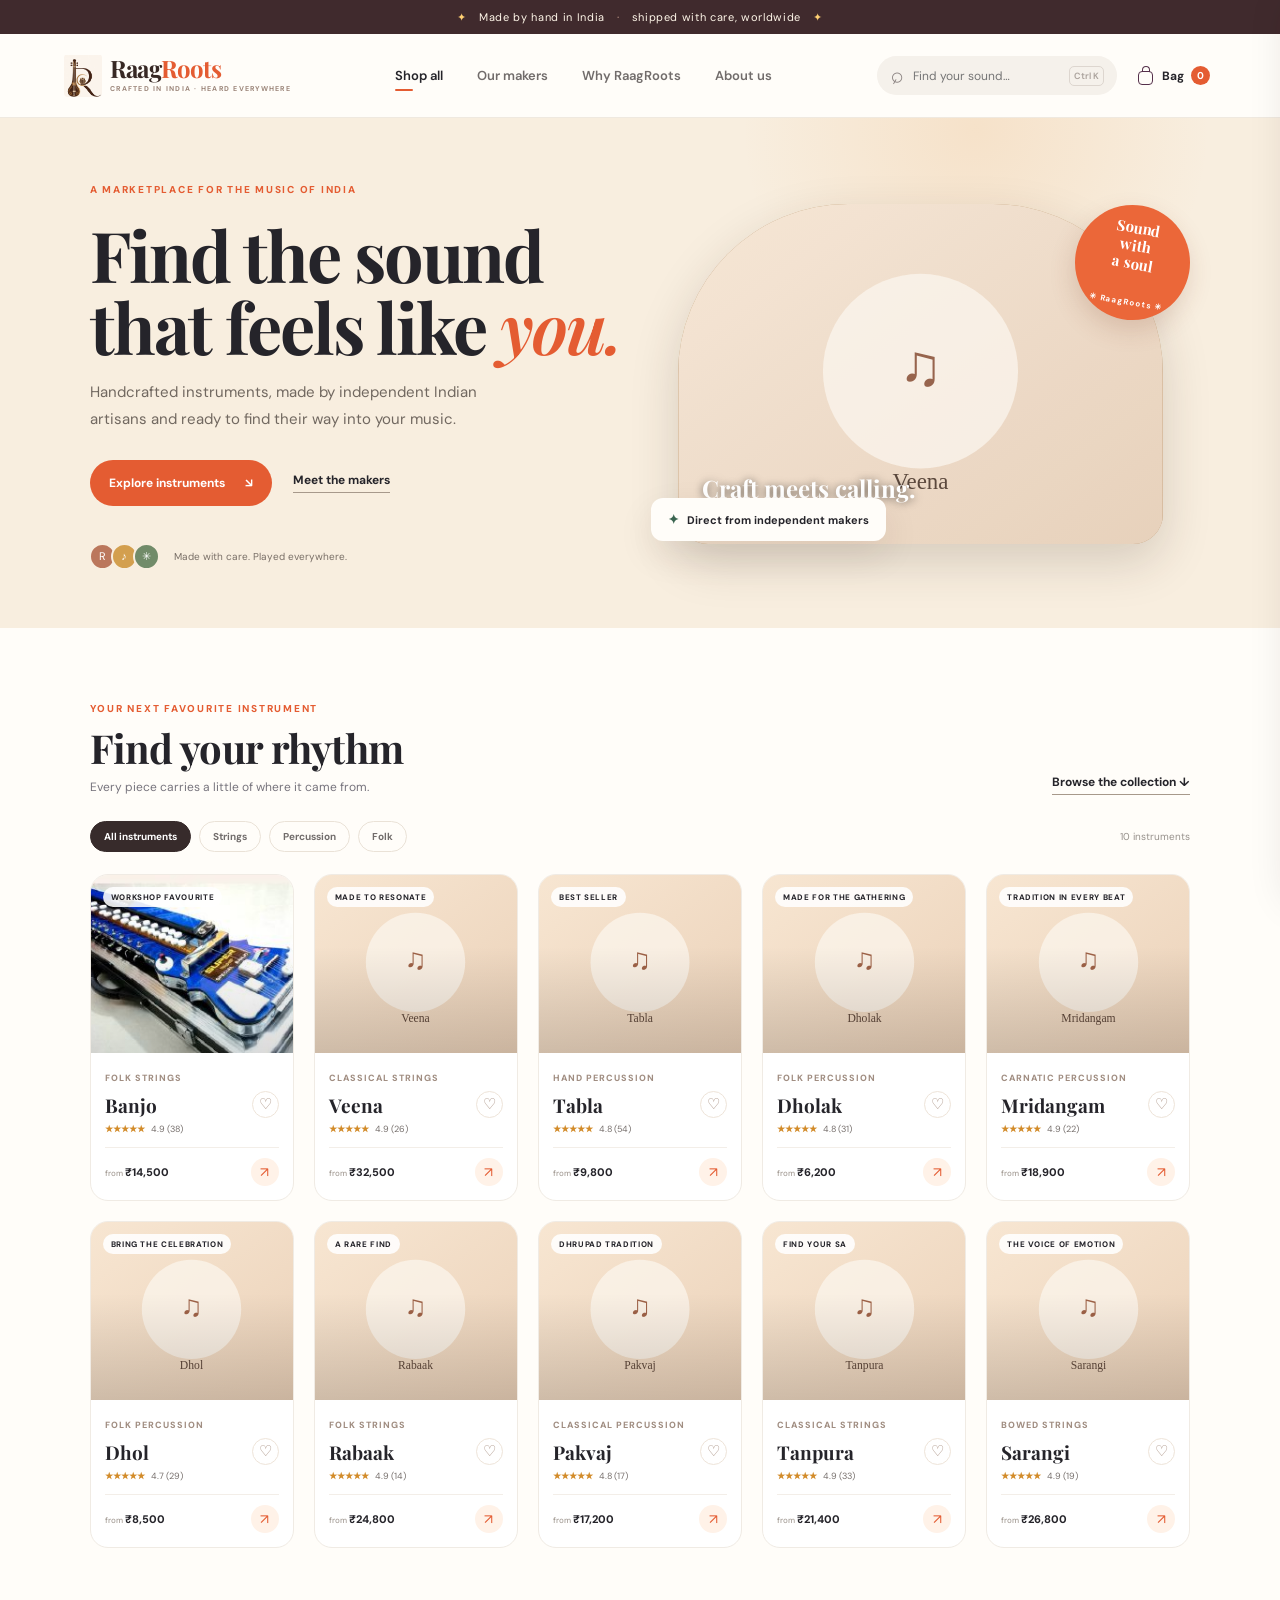
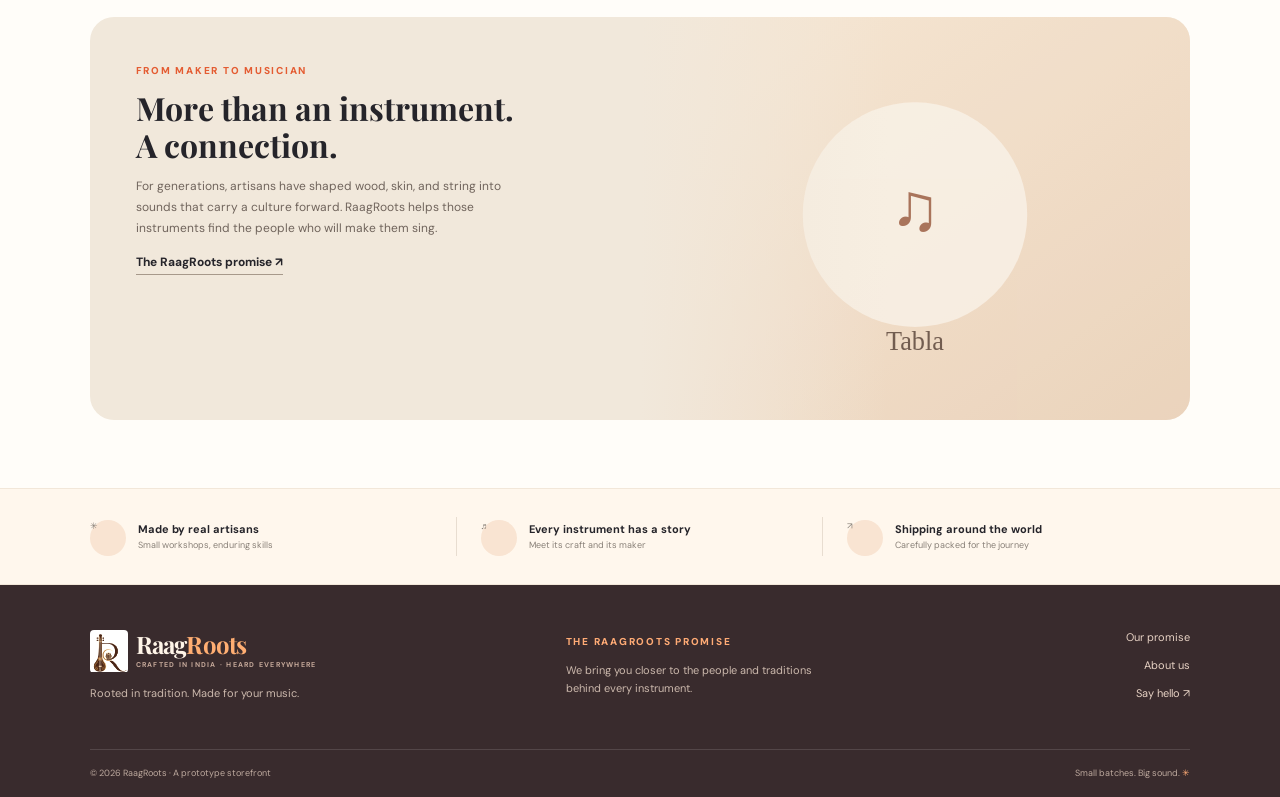
<file: index.html>
<!doctype html>
<html lang="en">
<head>
  <meta charset="utf-8" />
  <meta name="viewport" content="width=device-width, initial-scale=1" />
  <meta name="theme-color" content="#fff8ed" />
  <meta name="description" content="Discover handcrafted Indian musical instruments from the makers who know them best." />
  <title>RaagRoots — instruments with a story</title>
  <link rel="preconnect" href="https://fonts.googleapis.com" />
  <link rel="preconnect" href="https://fonts.gstatic.com" crossorigin />
  <link href="https://fonts.googleapis.com/css2?family=DM+Sans:wght@400;500;600;700;800&family=Playfair+Display:wght@600;700;800&display=swap" rel="stylesheet" />
  <link rel="stylesheet" href="./styles.css" />
  <script src="./app.js?v=RaagRoots-brand" defer></script>
</head>
<body>
  <div class="announcement"><span class="announcement-spark">✦</span> Made by hand in India <span class="announcement-dot">·</span> shipped with care, worldwide <span class="announcement-spark">✦</span></div>
  <header class="site-header">
    <a class="brand" href="./" aria-label="RaagRoots home">
      <span class="brand-symbol" aria-hidden="true"></span>
      <span class="brand-word">Raag<span>Roots</span><small>CRAFTED IN INDIA · HEARD EVERYWHERE</small></span>
    </a>
    <nav class="main-nav" aria-label="Main navigation">
      <a href="./" class="nav-link active">Shop all</a>
      <a href="#story" class="nav-link">Our makers</a>
      <a href="#promise" class="nav-link">Why RaagRoots</a>
      <a href="./about.html" class="nav-link">About us</a>
    </nav>
    <div class="header-actions">
      <label class="search-box" for="catalog-search"><span aria-hidden="true">⌕</span><input id="catalog-search" type="search" placeholder="Find your sound…" autocomplete="off" /><kbd>Ctrl K</kbd></label>
      <button class="cart-button" id="cart-open" aria-label="Open shopping bag"><span class="bag-icon" aria-hidden="true"></span><span class="cart-label">Bag</span><span id="cart-count" class="cart-count">0</span></button>
      <button class="menu-toggle" id="menu-toggle" aria-label="Toggle navigation" aria-expanded="false">☰</button>
    </div>
  </header>

  <main id="app" tabindex="-1"></main>

  <footer class="site-footer" id="story">
    <div class="footer-top">
      <div class="footer-brand"><a class="brand brand-footer" href="./"><span class="brand-symbol" aria-hidden="true"></span><span class="brand-word">Raag<span>Roots</span><small>CRAFTED IN INDIA · HEARD EVERYWHERE</small></span></a><p>Rooted in tradition. Made for your music.</p></div>
      <div class="footer-note"><span class="eyebrow">THE RaagRoots PROMISE</span><p>We bring you closer to the people and traditions behind every instrument.</p></div>
      <div class="footer-links"><a href="#promise">Our promise</a><a href="./about.html">About us</a><a href="mailto:hello@RaagRoots.example">Say hello ↗</a></div>
    </div>
    <div class="footer-bottom"><span>© 2026 RaagRoots · A prototype storefront</span><span>Small batches. Big sound. <span class="footer-star">✳</span></span></div>
  </footer>

  <div class="overlay" id="overlay" hidden></div>
  <aside class="cart-drawer" id="cart-drawer" aria-hidden="true" aria-label="Shopping bag">
    <div class="drawer-head"><div><span class="eyebrow">YOUR BAG</span><h2>Your instruments</h2></div><button id="cart-close" class="icon-button" aria-label="Close shopping bag">×</button></div>
    <div class="cart-items" id="cart-items"></div>
    <div class="cart-empty" id="cart-empty"><span class="empty-icon">♪</span><h3>Your next sound is out there</h3><p>Explore instruments made by hand and find the one that feels like you.</p><button class="button button-dark" id="continue-shopping">Explore instruments <span>↗</span></button></div>
    <div class="cart-summary" id="cart-summary" hidden><div class="summary-line"><span>Subtotal</span><strong id="cart-subtotal">₹0</strong></div><p>Shipping and any custom requirements are confirmed with the maker.</p><button class="button button-primary" id="checkout">Continue to demo checkout <span>→</span></button><span class="demo-note">Prototype only — no payment or personal details collected.</span></div>
    <div class="checkout-success" id="checkout-success" hidden><span class="success-mark">✓</span><span class="eyebrow">ORDER PREVIEW</span><h3>Your next chapter sounds good.</h3><p>Your demo order is confirmed. In a real RaagRoots store, the maker would reach out with the next steps.</p><button class="button button-dark" id="success-done">Back to the shop <span>↗</span></button></div>
  </aside>
  <div class="toast" id="toast" role="status" aria-live="polite"></div>
</body>
</html>
</file>
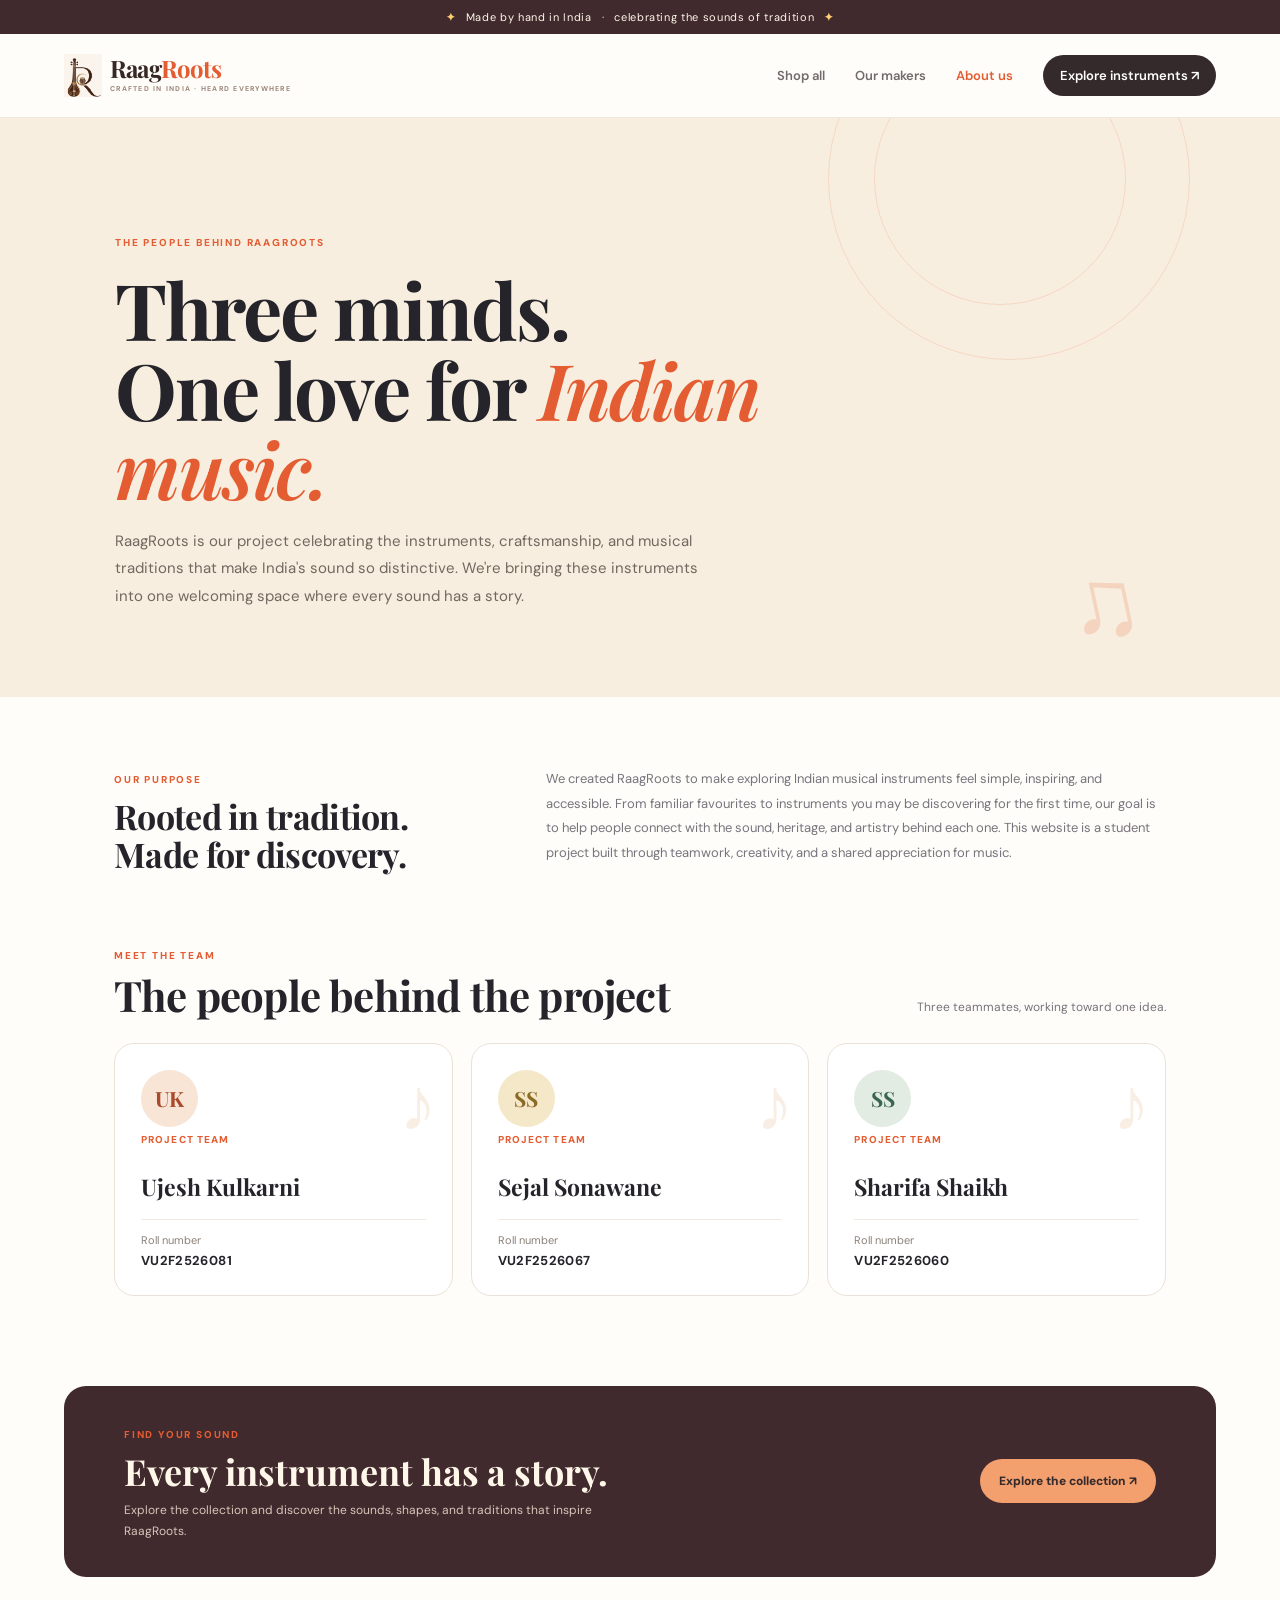
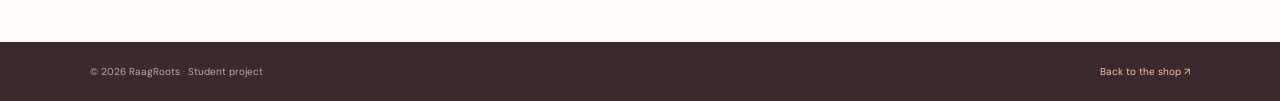
<file: about.html>
<!doctype html>
<html lang="en">
<head>
  <meta charset="utf-8" />
  <meta name="viewport" content="width=device-width, initial-scale=1" />
  <meta name="theme-color" content="#fff8ed" />
  <meta name="description" content="Meet the student team behind RaagRoots, a project celebrating Indian musical instruments and the stories behind them." />
  <title>About Us — RaagRoots</title>
  <link rel="preconnect" href="https://fonts.googleapis.com" />
  <link rel="preconnect" href="https://fonts.gstatic.com" crossorigin />
  <link href="https://fonts.googleapis.com/css2?family=DM+Sans:wght@400;500;600;700;800&family=Playfair+Display:wght@600;700;800&display=swap" rel="stylesheet" />
  <style>
    :root{--ink:#25242a;--muted:#77747d;--paper:#fffdf9;--cream:#f8eedf;--line:#eae2d7;--orange:#e45c32;--plum:#55304b;--green:#3a6550}
    *{box-sizing:border-box}html{scroll-behavior:smooth}body{margin:0;background:var(--paper);color:var(--ink);font-family:'DM Sans',sans-serif;-webkit-font-smoothing:antialiased}a{color:inherit;text-decoration:none}
    .announcement{height:34px;display:flex;align-items:center;justify-content:center;gap:10px;background:#402a2d;color:#fff7e9;font-size:11px;letter-spacing:.06em}.announcement b{color:#ffd073}
    .site-header{height:84px;display:flex;align-items:center;justify-content:space-between;padding:0 clamp(22px,5vw,76px);gap:24px;background:rgba(255,253,249,.95);border-bottom:1px solid rgba(234,226,215,.75);position:sticky;top:0;z-index:10;backdrop-filter:blur(15px)}
    .brand{display:flex;align-items:center;gap:8px}.brand-symbol{width:38px;height:43px;display:block;object-fit:contain}.brand-word{font:700 24px/1 'Playfair Display',serif;letter-spacing:-.8px;color:#372824;white-space:nowrap}.brand-word span{color:var(--orange)}.brand-word small{display:block;font:700 7px/1.5 'DM Sans',sans-serif;letter-spacing:1.25px;color:#9b8579;margin-top:4px}
    nav{display:flex;gap:30px;align-items:center}nav a{font-size:13px;font-weight:600;color:#716c6b}nav a:hover,nav a.active{color:var(--orange)}.nav-cta{background:#342a2b;color:#fff;padding:12px 17px;border-radius:99px}
    .hero{position:relative;overflow:hidden;background:var(--cream);padding:clamp(60px,9vw,112px) clamp(24px,9vw,130px) 86px;min-height:390px}.hero:before,.hero:after{content:"";position:absolute;border:1px solid rgba(228,92,50,.16);border-radius:50%;pointer-events:none}.hero:before{width:360px;height:360px;right:7%;top:-120px}.hero:after{width:250px;height:250px;right:12%;top:-65px}
    .hero-inner{max-width:1100px;margin:auto;position:relative;z-index:1}.eyebrow{font-size:10px;font-weight:800;letter-spacing:1.8px;color:var(--orange);text-transform:uppercase}.hero h1{font:700 clamp(43px,7vw,78px)/1.02 'Playfair Display',serif;letter-spacing:-2px;max-width:780px;margin:19px 0}.hero h1 em{color:var(--orange);font-weight:600}.hero p{max-width:590px;color:#716860;font-size:15px;line-height:1.85;margin:0}.hero-mark{position:absolute;right:11%;bottom:35px;font:700 100px 'Playfair Display',serif;color:rgba(228,92,50,.18);transform:rotate(-12deg)}
    .intro{max-width:1100px;margin:auto;padding:70px 24px 25px;display:grid;grid-template-columns:.75fr 1.25fr;gap:60px;align-items:start}.intro h2{font:700 34px/1.13 'Playfair Display',serif;letter-spacing:-.7px;margin:9px 0}.intro p{font-size:13px;line-height:1.9;color:var(--muted);margin:0}
    .team{max-width:1100px;margin:auto;padding:35px 24px 90px}.section-head{display:flex;justify-content:space-between;align-items:end;gap:20px;margin-bottom:25px}.section-head h2{font:700 clamp(30px,4vw,42px)/1.1 'Playfair Display',serif;letter-spacing:-.8px;margin:8px 0 0}.section-head p{font-size:12px;color:var(--muted);margin:0 0 3px}
    .team-grid{display:grid;grid-template-columns:repeat(3,minmax(0,1fr));gap:18px}.member{background:#fff;border:1px solid var(--line);border-radius:20px;padding:26px;min-height:250px;position:relative;overflow:hidden;transition:transform .2s,box-shadow .2s}.member:hover{transform:translateY(-4px);box-shadow:0 14px 36px rgba(50,36,24,.09)}.member:after{content:"♪";position:absolute;right:15px;top:5px;font:700 75px 'Playfair Display',serif;color:#f8eee4}.avatar{height:57px;width:57px;border-radius:50%;display:grid;place-items:center;background:#f8e5d5;color:#a84a2c;font:700 21px 'Playfair Display',serif;position:relative;z-index:1}.member:nth-child(2) .avatar{background:#f4e8c9;color:#8a6a25}.member:nth-child(3) .avatar{background:#e2ece2;color:#3a6550}.member h3{font:700 23px 'Playfair Display',serif;margin:23px 0 8px;position:relative;z-index:1}.member .role{font-size:10px;font-weight:800;letter-spacing:1.1px;text-transform:uppercase;color:var(--orange)}.roll{margin-top:17px;padding-top:13px;border-top:1px solid #f0e9e2;font-size:11px;color:#8b8179}.roll strong{display:block;color:var(--ink);font-size:13px;letter-spacing:.35px;margin-top:5px}
    .closing{margin:0 clamp(18px,5vw,76px) 65px;background:#402a2d;color:#fff7e9;border-radius:22px;padding:36px clamp(24px,5vw,60px);display:flex;align-items:center;justify-content:space-between;gap:25px}.closing h2{font:700 clamp(25px,3.5vw,36px)/1.15 'Playfair Display',serif;margin:8px 0}.closing p{color:#d8c5b9;font-size:12px;line-height:1.7;margin:0;max-width:530px}.closing a{flex:none;background:#f4a06e;color:#342a2b;border-radius:99px;padding:14px 19px;font-size:12px;font-weight:800}
    footer{background:#392b2d;color:#fff5e8;padding:23px clamp(22px,7vw,104px);display:flex;justify-content:space-between;gap:15px;font-size:10px;color:#bda99e}footer a{color:#f4c2a4}
    @media(max-width:700px){.site-header{height:70px;padding:0 17px}.brand-symbol{width:31px;height:35px}.brand-word{font-size:21px}.brand-word small{font-size:5px;letter-spacing:.8px}nav{gap:14px}nav a{font-size:11px}nav .hide-mobile{display:none}.hero{padding:58px 24px 70px;min-height:0}.hero h1{font-size:47px}.hero p{font-size:13px}.hero-mark{right:5%;bottom:8px;font-size:68px}.intro{grid-template-columns:1fr;gap:15px;padding-top:45px}.intro h2{font-size:30px}.team{padding-top:28px;padding-bottom:55px}.section-head{align-items:start;flex-direction:column;gap:8px}.team-grid{grid-template-columns:1fr}.member{min-height:220px}.closing{align-items:flex-start;flex-direction:column;margin-bottom:40px}.closing a{margin-top:3px}footer{flex-direction:column}}
  </style>
</head>
<body>
  <div class="announcement"><b>✦</b> Made by hand in India <span>·</span> celebrating the sounds of tradition <b>✦</b></div>
  <header class="site-header">
    <a class="brand" href="./" aria-label="RaagRoots home">
      <img class="brand-symbol" src="./assets/logo-mark.png" alt="" />
      <span class="brand-word">Raag<span>Roots</span><small>CRAFTED IN INDIA · HEARD EVERYWHERE</small></span>
    </a>
    <nav aria-label="Main navigation">
      <a href="./">Shop all</a>
      <a href="./#story" class="hide-mobile">Our makers</a>
      <a href="./about.html" class="active">About us</a>
      <a href="./" class="nav-cta">Explore instruments ↗</a>
    </nav>
  </header>
  <main>
    <section class="hero">
      <div class="hero-inner">
        <span class="eyebrow">THE PEOPLE BEHIND RAAGROOTS</span>
        <h1>Three minds.<br />One love for <em>Indian music.</em></h1>
        <p>RaagRoots is our project celebrating the instruments, craftsmanship, and musical traditions that make India's sound so distinctive. We're bringing these instruments into one welcoming space where every sound has a story.</p>
      </div>
      <div class="hero-mark" aria-hidden="true">♫</div>
    </section>
    <section class="intro">
      <div><span class="eyebrow">OUR PURPOSE</span><h2>Rooted in tradition.<br />Made for discovery.</h2></div>
      <p>We created RaagRoots to make exploring Indian musical instruments feel simple, inspiring, and accessible. From familiar favourites to instruments you may be discovering for the first time, our goal is to help people connect with the sound, heritage, and artistry behind each one. This website is a student project built through teamwork, creativity, and a shared appreciation for music.</p>
    </section>
    <section class="team">
      <div class="section-head"><div><span class="eyebrow">MEET THE TEAM</span><h2>The people behind the project</h2></div><p>Three teammates, working toward one idea.</p></div>
      <div class="team-grid">
        <article class="member"><div class="avatar" aria-hidden="true">UK</div><span class="role">Project team</span><h3>Ujesh Kulkarni</h3><div class="roll">Roll number<strong>VU2F2526081</strong></div></article>
        <article class="member"><div class="avatar" aria-hidden="true">SS</div><span class="role">Project team</span><h3>Sejal Sonawane</h3><div class="roll">Roll number<strong>VU2F2526067</strong></div></article>
        <article class="member"><div class="avatar" aria-hidden="true">SS</div><span class="role">Project team</span><h3>Sharifa Shaikh</h3><div class="roll">Roll number<strong>VU2F2526060</strong></div></article>
      </div>
    </section>
    <section class="closing"><div><span class="eyebrow">FIND YOUR SOUND</span><h2>Every instrument has a story.</h2><p>Explore the collection and discover the sounds, shapes, and traditions that inspire RaagRoots.</p></div><a href="./">Explore the collection ↗</a></section>
  </main>
  <footer><span>© 2026 RaagRoots · Student project</span><a href="./">Back to the shop ↗</a></footer>
</body>
</html>
</file>
<file: styles.css>
:root{--ink:#25242a;--muted:#77747d;--paper:#fff9ef;--cream:#f8eedf;--line:#eae2d7;--orange:#e45c32;--orange2:#f7a13b;--plum:#55304b;--green:#3a6550;--white:#fff;--shadow:0 14px 36px rgba(50,36,24,.09);--round:18px}*{box-sizing:border-box}html{scroll-behavior:smooth}body{margin:0;background:#fffdf9;color:var(--ink);font-family:'DM Sans',sans-serif;font-size:15px;-webkit-font-smoothing:antialiased}a{color:inherit;text-decoration:none}button,input{font:inherit}button{cursor:pointer}.announcement{height:34px;display:flex;align-items:center;justify-content:center;gap:12px;background:#402a2d;color:#fff7e9;font-size:11px;letter-spacing:.06em}.announcement-spark{color:#ffd073}.announcement-dot{color:#d1a897}.site-header{height:84px;display:flex;align-items:center;justify-content:space-between;padding:0 clamp(22px,5vw,76px);gap:24px;background:rgba(255,253,249,.94);border-bottom:1px solid rgba(234,226,215,.75);position:sticky;top:0;z-index:20;backdrop-filter:blur(15px)}.brand{display:flex;align-items:center;gap:8px;min-width:190px}.brand-symbol{width:38px;height:43px;background-image:url('./assets/logo-mark.png');background-repeat:no-repeat;background-size:contain;background-position:center;border-radius:4px;display:block}.brand-word{font:700 24px/1 'Playfair Display',serif;letter-spacing:-.8px;color:#372824;white-space:nowrap}.brand-word>span{color:var(--orange)}.brand-word small{display:block;font:700 7px/1.5 'DM Sans',sans-serif;letter-spacing:1.25px;color:#9b8579;margin-top:4px}.main-nav{display:flex;align-items:center;gap:34px}.nav-link{font-size:13px;font-weight:600;color:#716c6b;position:relative;padding:10px 0}.nav-link:hover,.nav-link.active{color:var(--ink)}.nav-link.active:after{content:"";position:absolute;bottom:3px;left:0;width:18px;height:2px;border-radius:2px;background:var(--orange)}.header-actions{display:flex;align-items:center;gap:13px}.search-box{height:39px;width:min(240px,23vw);display:flex;align-items:center;gap:8px;background:#f5f1eb;border:1px solid transparent;border-radius:99px;padding:0 12px;color:#8a8280}.search-box:focus-within{border-color:#e7ae8c;background:#fff}.search-box>span{font-size:22px;line-height:1;transform:rotate(-15deg)}.search-box input{border:0;outline:0;background:transparent;width:100%;font-size:12px;color:var(--ink);min-width:0}.search-box kbd{font:600 9px 'DM Sans',sans-serif;color:#aaa29c;border:1px solid #ddd6cf;border-radius:5px;padding:3px 4px;white-space:nowrap}.cart-button{border:0;background:transparent;display:flex;align-items:center;gap:7px;font-size:12px;font-weight:700;color:var(--ink)}.bag-icon{width:15px;height:14px;display:block;border:1.5px solid var(--plum);border-radius:4px;position:relative;margin:4px 2px 0}.bag-icon:before{content:"";position:absolute;width:6px;height:5px;left:3px;top:-6px;border:1.5px solid var(--plum);border-bottom:0;border-radius:5px 5px 0 0}.cart-count{min-width:19px;height:19px;padding:0 5px;display:grid;place-items:center;border-radius:99px;background:var(--orange);color:white;font-size:10px}.menu-toggle{display:none;border:0;background:none;font-size:22px}.home-hero{min-height:510px;background:var(--cream);overflow:hidden;position:relative;display:grid;grid-template-columns:1.02fr .98fr;padding:48px clamp(24px,7vw,104px) 46px;align-items:center}.home-hero:before{content:"";position:absolute;width:480px;height:480px;border-radius:50%;background:radial-gradient(circle,rgba(233,151,70,.14),transparent 69%);right:5%;top:-45%;pointer-events:none}.hero-copy{position:relative;z-index:1;max-width:550px}.eyebrow{font-size:10px;font-weight:800;letter-spacing:1.75px;color:var(--orange);text-transform:uppercase}.hero-copy h1{font:700 clamp(42px,5.5vw,70px)/1.02 'Playfair Display',serif;letter-spacing:-2px;margin:21px 0 17px;max-width:560px}.hero-copy h1 em{font-weight:600;color:var(--orange);font-style:italic}.hero-copy p{max-width:420px;color:#716860;font-size:15px;line-height:1.8;margin:0 0 27px}.hero-buttons{display:flex;align-items:center;gap:21px}.button{border:0;min-height:46px;padding:0 19px;border-radius:99px;display:inline-flex;align-items:center;justify-content:center;gap:20px;font-weight:700;font-size:12px;transition:transform .18s,box-shadow .18s,background .18s}.button:hover{transform:translateY(-2px);box-shadow:0 9px 20px rgba(40,30,20,.13)}.button-primary{color:white;background:var(--orange)}.button-primary:hover{background:#cf4d29}.button-dark{background:#342a2b;color:#fff}.text-link{font-size:12px;font-weight:700;border-bottom:1px solid #a7998b;padding-bottom:4px}.hero-trust{display:flex;align-items:center;gap:14px;margin-top:37px;color:#786e66;font-size:10px}.avatar-stack{display:flex;padding-left:4px}.avatar-stack span{height:27px;width:27px;border:2px solid var(--cream);border-radius:50%;display:grid;place-items:center;background:#bb775c;color:white;margin-left:-5px;font-size:11px}.avatar-stack span:nth-child(2){background:#d39f4e}.avatar-stack span:nth-child(3){background:#718b69}.hero-visual{min-height:390px;position:relative;display:flex;align-items:center;justify-content:center}.hero-photo{width:min(95%,485px);height:340px;position:relative;z-index:1;border-radius:170px 170px 30px 30px;overflow:hidden;background:#bc9870;box-shadow:0 18px 48px rgba(51,36,21,.17)}.hero-photo img{width:100%;height:100%;object-fit:cover;object-position:center 45%;filter:saturate(.85)}.photo-caption{position:absolute;z-index:2;bottom:20px;left:24px;color:white;text-shadow:0 1px 9px rgba(0,0,0,.6)}.photo-caption strong{display:block;font:700 24px 'Playfair Display',serif}.photo-caption span{font-size:10px;letter-spacing:.07em;text-transform:uppercase}.hero-sticker{position:absolute;z-index:3;right:0;top:26px;width:115px;height:115px;background:#eb6739;border-radius:50%;color:#fff;display:grid;place-items:center;text-align:center;transform:rotate(10deg);box-shadow:0 10px 25px rgba(120,55,31,.17)}.hero-sticker span{font:700 15px/1.2 'Playfair Display',serif;max-width:75px}.hero-sticker small{font:700 8px 'DM Sans',sans-serif;letter-spacing:1px}.hero-note{position:absolute;z-index:4;left:0;bottom:28px;padding:13px 17px;border-radius:12px;background:#fffdf9;box-shadow:var(--shadow);font-size:11px;font-weight:700}.hero-note span{color:var(--green);font-size:13px;margin-right:5px}.section-wrap{padding:69px clamp(22px,7vw,104px)}.section-heading{display:flex;align-items:end;justify-content:space-between;gap:20px;margin-bottom:26px}.section-heading h2{font:700 clamp(28px,3.5vw,40px)/1.15 'Playfair Display',serif;margin:8px 0 0;letter-spacing:-.7px}.section-heading p{color:var(--muted);font-size:12px;margin:8px 0 0}.category-tools{display:flex;align-items:center;justify-content:space-between;gap:15px;margin-bottom:22px}.filter-chips{display:flex;align-items:center;gap:8px;flex-wrap:wrap}.filter-chip{border:1px solid var(--line);background:transparent;border-radius:99px;padding:8px 13px;color:#716c6b;font-size:10px;font-weight:700}.filter-chip:hover,.filter-chip.selected{background:#372b2b;color:white;border-color:#372b2b}.results-count{font-size:10px;color:#96908b}.instrument-grid{display:grid;grid-template-columns:repeat(5,minmax(0,1fr));gap:20px}.instrument-card{background:#fff;border:1px solid #f0ebe4;border-radius:var(--round);overflow:hidden;transition:transform .2s,box-shadow .2s;cursor:pointer}.instrument-card:hover{transform:translateY(-5px);box-shadow:var(--shadow)}.instrument-image{position:relative;height:178px;background:#f3e8da;overflow:hidden}.instrument-image img{width:100%;height:100%;object-fit:cover;transition:transform .5s}.instrument-card:hover .instrument-image img{transform:scale(1.05)}.instrument-image:after{content:"";position:absolute;inset:40% 0 0;background:linear-gradient(transparent,rgba(0,0,0,.14))}.image-tag{position:absolute;z-index:2;top:12px;left:12px;border-radius:99px;padding:5px 8px;background:rgba(255,255,255,.88);font-size:8px;font-weight:800;letter-spacing:.65px;text-transform:uppercase}.card-body{padding:13px 14px 14px}.card-type{color:#a08d81;font-size:9px;font-weight:800;letter-spacing:1px;text-transform:uppercase}.card-title-row{display:flex;align-items:center;justify-content:space-between;margin:5px 0}.card-title-row h3{font:700 19px 'Playfair Display',serif;margin:0}.heart-button{width:27px;height:27px;border:1px solid #eee4d9;background:white;border-radius:50%;color:#a48b7c;font-size:15px;line-height:1}.card-rating{color:#77706d;font-size:9px}.card-rating b{color:#d28b29;margin-right:4px}.card-footer{display:flex;align-items:center;justify-content:space-between;margin-top:12px;padding-top:10px;border-top:1px solid #f3eee8}.starting-price{font-size:11px;font-weight:800}.starting-price small{font-size:8px;color:#a59d96;font-weight:500}.arrow-circle{width:28px;height:28px;border-radius:50%;background:#fff2e8;display:grid;place-items:center;color:var(--orange);font-size:14px}.empty-results{grid-column:1/-1;text-align:center;padding:55px 20px;background:#fcf7f0;border-radius:var(--round);color:var(--muted)}.empty-results h3{font:700 24px 'Playfair Display',serif;color:var(--ink)}.story-band{margin:0 clamp(22px,7vw,104px) 68px;background:#f1e8db;border-radius:24px;display:grid;grid-template-columns:1fr 1fr;overflow:hidden;min-height:260px}.story-copy{padding:42px 46px}.story-copy h2{font:700 32px/1.17 'Playfair Display',serif;margin:10px 0}.story-copy p{color:#70645c;line-height:1.75;font-size:12px;max-width:400px}.story-art{position:relative;min-height:260px;overflow:hidden}.story-art img{height:100%;width:100%;object-fit:cover;opacity:.86}.story-art:after{content:"";position:absolute;inset:0;background:linear-gradient(90deg,#f1e8db 0%,transparent 45%)}.promise-strip{display:grid;grid-template-columns:repeat(3,1fr);padding:28px clamp(22px,7vw,104px);background:#fff7ed;border-top:1px solid #f2e7d9;border-bottom:1px solid #f2e7d9}.promise-item{display:flex;align-items:center;gap:12px;padding:0 24px;border-right:1px solid #e8ddd0}.promise-item:first-child{padding-left:0}.promise-item:last-child{border:0}.promise-icon{height:36px;width:36px;display:grid;place-items:center;border-radius:50%;background:#f9e4d2;color:var(--orange);font-size:17px}.promise-item strong{font-size:11px;display:block}.promise-item span{color:#898078;font-size:9px;display:block;margin-top:3px}.site-footer{background:#392b2d;color:#fff5e8;padding:45px clamp(22px,7vw,104px) 18px}.footer-top{display:grid;grid-template-columns:1.2fr 1fr .6fr;gap:30px;align-items:start;padding-bottom:36px}.brand-footer .brand-word{color:#fff5e8}.brand-footer .brand-word>span{color:#ffae72}.brand-footer .brand-word small{color:#c6a99a}.brand-footer .brand-symbol{filter:brightness(1.1)}.footer-brand p,.footer-note p{font-size:11px;line-height:1.7;color:#cbb8ac}.footer-note p{max-width:270px}.footer-note .eyebrow{color:#ffab75}.footer-links{display:flex;flex-direction:column;gap:14px;align-items:flex-end;font-size:11px;color:#e7d2c4}.footer-bottom{border-top:1px solid rgba(255,255,255,.13);display:flex;justify-content:space-between;padding-top:17px;color:#bda99e;font-size:9px}.footer-star{color:#ffab75}.detail-page{background:#fffdf9;min-height:700px}.breadcrumb{max-width:1220px;margin:auto;padding:24px 26px;color:#9b9189;font-size:10px}.breadcrumb a:hover{color:var(--orange)}.breadcrumb span{margin:0 8px}.product-layout{max-width:1220px;margin:0 auto;padding:9px 26px 48px;display:grid;grid-template-columns:minmax(0,1fr) minmax(340px,.82fr);gap:52px}.gallery{display:grid;grid-template-columns:74px minmax(0,1fr);gap:12px;align-self:start;position:sticky;top:105px}.thumb-column{display:flex;flex-direction:column;gap:10px}.thumb{padding:0;border:1px solid #eee4d9;border-radius:12px;overflow:hidden;background:#f5eee5;height:76px;cursor:pointer}.thumb.active{border:2px solid var(--orange)}.thumb img{width:100%;height:100%;object-fit:cover}.main-image{position:relative;height:min(55vw,500px);min-height:380px;background:#f5eee5;border-radius:18px;overflow:hidden}.main-image img{width:100%;height:100%;object-fit:cover}.main-image .image-label{position:absolute;left:17px;top:17px;background:rgba(255,255,255,.91);border-radius:99px;padding:8px 11px;font-size:9px;font-weight:800;letter-spacing:.7px;text-transform:uppercase}.gallery-dots{position:absolute;bottom:15px;left:0;right:0;display:flex;gap:6px;justify-content:center}.gallery-dots span{width:6px;height:6px;border-radius:10px;background:#ddd}.gallery-dots span:first-child{background:#fff;width:17px}.product-info{padding:13px 0}.product-kicker{font-size:10px;font-weight:800;letter-spacing:1.4px;text-transform:uppercase;color:var(--orange)}.product-info h1{font:700 clamp(37px,4.2vw,53px)/1.04 'Playfair Display',serif;letter-spacing:-1.2px;margin:11px 0 10px}.product-subtitle{font-size:13px;line-height:1.65;color:#78716c;margin:0 0 13px}.rating-line{display:flex;gap:9px;align-items:center;font-size:10px;color:#777}.rating-stars{color:#dfa129;letter-spacing:1px}.rating-line .review-link{color:#8a6753;text-decoration:underline}.price-line{display:flex;align-items:baseline;gap:9px;margin:20px 0 2px}.price-line strong{font-size:29px;letter-spacing:-.8px}.price-line s{color:#a49b93;font-size:13px}.discount-pill{font-size:9px;color:#2e7953;background:#e9f4eb;border-radius:99px;padding:5px 7px;font-weight:800}.tax-note{font-size:9px;color:#99918a}.stock{color:#39815a;font-size:11px;font-weight:700;margin-top:12px}.stock:before{content:'●';font-size:8px;margin-right:6px}.variation-title{font-size:11px;font-weight:800;margin:23px 0 10px}.variant-grid{display:grid;grid-template-columns:1fr 1fr;gap:9px}.variant-card{position:relative;text-align:left;padding:12px;border:1px solid #e9e2da;border-radius:11px;background:white;transition:border .16s,background .16s;min-height:71px}.variant-card:hover{border-color:#dda07c}.variant-card.selected{border:1.5px solid var(--orange);background:#fff8f2}.variant-card .variant-name{display:block;font-size:10px;font-weight:800}.variant-card .variant-meta{display:flex;align-items:center;justify-content:space-between;gap:5px;margin-top:8px;font-size:10px;color:#766d68}.variant-card .variant-price{font-weight:800;color:var(--ink)}.variant-card .variant-check{position:absolute;right:8px;top:7px;color:var(--orange);font-size:10px;opacity:0}.variant-card.selected .variant-check{opacity:1}.purchase-row{display:grid;grid-template-columns:75px 1fr;gap:9px;margin-top:18px}.quantity-control{height:48px;display:flex;align-items:center;justify-content:space-around;border:1px solid #e5ddd5;border-radius:99px}.quantity-control button{border:0;background:none;color:#79716a;font-size:17px}.quantity-control span{font-size:12px;font-weight:700}.purchase-row .button{height:48px}.delivery-card{margin-top:17px;border:1px solid #e9e2da;border-radius:13px;padding:13px 15px;display:grid;grid-template-columns:1fr 1fr;gap:12px}.delivery-card div{font-size:9px;color:#898078;line-height:1.5}.delivery-card b{display:block;color:#373337;font-size:10px;margin-bottom:3px}.delivery-icon{color:var(--green);margin-right:5px}.maker-note{margin-top:15px;padding:13px 15px;background:#f7f1e9;border-radius:12px;display:flex;gap:11px;align-items:flex-start}.maker-avatar{width:30px;height:30px;display:grid;place-items:center;border-radius:50%;background:#e3c4a2;color:#684e38;font:700 14px 'Playfair Display',serif;flex:none}.maker-note p{font-size:9px;line-height:1.6;color:#716960;margin:0}.maker-note b{color:#3d3733}.product-description{max-width:1220px;margin:0 auto;padding:33px 26px 62px;border-top:1px solid #f0e9e2;display:grid;grid-template-columns:1fr 1.3fr;gap:50px}.product-description h2{font:700 26px 'Playfair Display',serif;margin:8px 0}.product-description p{color:#77716a;font-size:12px;line-height:1.8;margin:0}.detail-benefits{display:flex;gap:20px;flex-wrap:wrap;margin-top:17px}.detail-benefits span{font-size:9px;color:#6f695f}.detail-benefits b{color:var(--green);margin-right:4px}.cart-overlay,.overlay{position:fixed;inset:0;background:rgba(28,23,24,.39);z-index:40;backdrop-filter:blur(2px)}.overlay[hidden]{display:none}.cart-drawer{position:fixed;z-index:50;right:0;top:0;height:100dvh;width:min(440px,100vw);background:#fffdf9;transform:translateX(105%);transition:transform .28s ease;display:flex;flex-direction:column;padding:25px 23px 20px;box-shadow:-12px 0 40px rgba(35,25,22,.12)}.cart-drawer.open{transform:translateX(0)}.drawer-head{display:flex;justify-content:space-between;align-items:center;padding-bottom:19px;border-bottom:1px solid var(--line)}.drawer-head h2{font:700 25px 'Playfair Display',serif;margin:4px 0 0}.icon-button{width:35px;height:35px;border-radius:50%;border:1px solid var(--line);background:white;font-size:23px;color:#706964;line-height:1}.cart-items{overflow:auto;flex:1}.cart-row{display:grid;grid-template-columns:76px 1fr auto;gap:12px;padding:17px 0;border-bottom:1px solid #f0e9e1}.cart-row img{height:76px;width:76px;object-fit:cover;border-radius:10px;background:#f2e8db}.cart-row-info strong{font:700 15px 'Playfair Display',serif}.cart-row-info span{display:block;color:#8b8179;font-size:9px;margin-top:4px}.cart-row-info b{display:block;font-size:11px;margin-top:10px}.cart-row-actions{text-align:right;display:flex;flex-direction:column;align-items:flex-end;justify-content:space-between}.remove-item{border:0;background:none;color:#9c8f84;font-size:9px;text-decoration:underline}.mini-qty{display:flex;align-items:center;border:1px solid #eee4da;border-radius:99px;gap:8px;padding:3px 6px}.mini-qty button{border:0;background:none;color:#6f665d;font-size:12px}.mini-qty span{font-size:9px}.cart-empty{margin:auto;text-align:center;max-width:280px;padding:35px 0}.empty-icon{width:55px;height:55px;border-radius:50%;display:grid;place-items:center;background:#fff0e3;color:var(--orange);font-size:25px;margin:auto}.cart-empty h3,.checkout-success h3{font:700 24px 'Playfair Display',serif;margin:16px 0 8px}.cart-empty p,.checkout-success p{font-size:11px;color:#847a71;line-height:1.7;margin:0 0 20px}.cart-summary{padding-top:18px;border-top:1px solid var(--line)}.summary-line{display:flex;justify-content:space-between;font-size:12px}.summary-line strong{font-size:15px}.cart-summary>p{font-size:9px;color:#8d847b;line-height:1.6}.cart-summary .button{width:100%}.demo-note{display:block;text-align:center;font-size:8px;color:#a19991;margin-top:10px}.checkout-success{margin:auto;text-align:center;max-width:285px}.checkout-success .button{width:100%}.success-mark{width:54px;height:54px;border-radius:50%;display:grid;place-items:center;margin:0 auto 18px;background:#eaf4eb;color:#368052;font-size:24px}.toast{position:fixed;z-index:70;left:50%;bottom:25px;transform:translate(-50%,20px);background:#342a2b;color:white;border-radius:99px;padding:12px 17px;font-size:11px;box-shadow:var(--shadow);opacity:0;pointer-events:none;transition:all .22s}.toast.show{opacity:1;transform:translate(-50%,0)}body.drawer-open{overflow:hidden}.not-found{max-width:700px;margin:100px auto;text-align:center;padding:20px}.not-found h1{font:700 42px 'Playfair Display',serif}.not-found p{color:var(--muted)}
@media(max-width:1100px){.instrument-grid{grid-template-columns:repeat(4,minmax(0,1fr))}.main-nav{gap:20px}.product-layout{gap:30px}.hero-visual{min-height:350px}.hero-photo{height:300px}}
@media(max-width:850px){.site-header{padding:0 22px}.main-nav{display:none;position:absolute;top:84px;left:0;right:0;background:#fffdf9;padding:17px 24px;border-bottom:1px solid var(--line);box-shadow:var(--shadow);flex-direction:column;align-items:flex-start;gap:8px}.main-nav.show{display:flex}.menu-toggle{display:block}.search-box{width:min(240px,33vw)}.home-hero{padding:42px 32px;grid-template-columns:1fr 1fr;min-height:440px}.hero-copy h1{font-size:48px}.hero-photo{height:270px}.hero-visual{min-height:310px}.hero-sticker{width:93px;height:93px;right:-3px}.hero-sticker span{font-size:12px}.hero-note{left:-5px;bottom:9px}.instrument-grid{grid-template-columns:repeat(3,minmax(0,1fr))}.instrument-image{height:165px}.product-layout{grid-template-columns:1fr 1fr;gap:22px}.gallery{grid-template-columns:55px 1fr;gap:8px}.thumb{height:60px}.main-image{min-height:340px}.promise-item{padding:0 12px}.story-copy{padding:35px 30px}}
@media(max-width:600px){.announcement{font-size:9px;gap:6px;height:30px}.site-header{height:68px;padding:0 16px;gap:9px}.brand{min-width:0;gap:5px}.brand-symbol{width:31px;height:36px;background-size:405px 228px;background-position:-40px -19px}.brand-word{font-size:20px}.brand-word small{font-size:5px;letter-spacing:.8px}.main-nav{top:68px}.search-box{width:39px;height:37px;padding:0 9px;justify-content:center}.search-box input,.search-box kbd{display:none}.search-box:focus-within{width:min(180px,45vw);justify-content:flex-start}.search-box:focus-within input{display:block}.cart-button{gap:4px}.cart-label{display:none}.menu-toggle{font-size:19px;padding:3px}.home-hero{padding:36px 22px 26px;display:flex;flex-direction:column;align-items:stretch;gap:17px;min-height:0}.hero-copy h1{font-size:43px;margin:13px 0}.hero-copy p{font-size:12px;line-height:1.65;margin-bottom:17px}.hero-trust{margin-top:18px}.hero-visual{min-height:260px}.hero-photo{width:80%;height:240px;border-radius:120px 120px 22px 22px}.hero-sticker{top:8px;right:5%;width:78px;height:78px}.hero-sticker span{font-size:10px}.hero-sticker small{font-size:7px}.hero-note{left:4%;bottom:4px;padding:10px 12px;font-size:9px}.section-wrap{padding:46px 18px}.section-heading{align-items:start;flex-direction:column;margin-bottom:17px}.section-heading h2{font-size:31px}.section-heading p{font-size:11px}.category-tools{align-items:flex-start;flex-direction:column}.filter-chips{gap:6px}.filter-chip{padding:7px 10px;font-size:9px}.instrument-grid{grid-template-columns:repeat(2,minmax(0,1fr));gap:11px}.instrument-image{height:138px}.card-body{padding:10px}.card-title-row h3{font-size:17px}.card-title-row{margin:4px 0}.card-rating{font-size:8px}.card-footer{margin-top:9px;padding-top:8px}.starting-price{font-size:10px}.story-band{margin:0 18px 42px;grid-template-columns:1fr}.story-copy{padding:26px 23px}.story-copy h2{font-size:27px}.story-art{height:180px;min-height:180px}.story-art:after{background:linear-gradient(180deg,#f1e8db 0%,transparent 50%)}.promise-strip{padding:22px 18px;grid-template-columns:1fr;gap:16px}.promise-item,.promise-item:first-child{padding:0;border:0}.footer-top{grid-template-columns:1fr;gap:18px;padding-bottom:25px}.footer-links{align-items:flex-start;flex-direction:row}.footer-bottom{font-size:8px;gap:10px}.footer-bottom span:last-child{text-align:right}.breadcrumb{padding:17px 18px}.product-layout{padding:0 18px 30px;display:flex;flex-direction:column;gap:14px}.gallery{position:static;grid-template-columns:1fr;gap:8px}.thumb-column{order:2;flex-direction:row}.thumb{height:55px;width:55px}.main-image{height:320px;min-height:0}.product-info{padding-top:5px}.product-info h1{font-size:39px}.product-subtitle{font-size:12px}.price-line{margin-top:15px}.variant-card{min-height:67px}.purchase-row{grid-template-columns:70px 1fr}.delivery-card{grid-template-columns:1fr 1fr}.product-description{padding:27px 18px 44px;grid-template-columns:1fr;gap:14px}.product-description h2{font-size:23px}.cart-drawer{padding:20px 16px 16px}}
</file>
